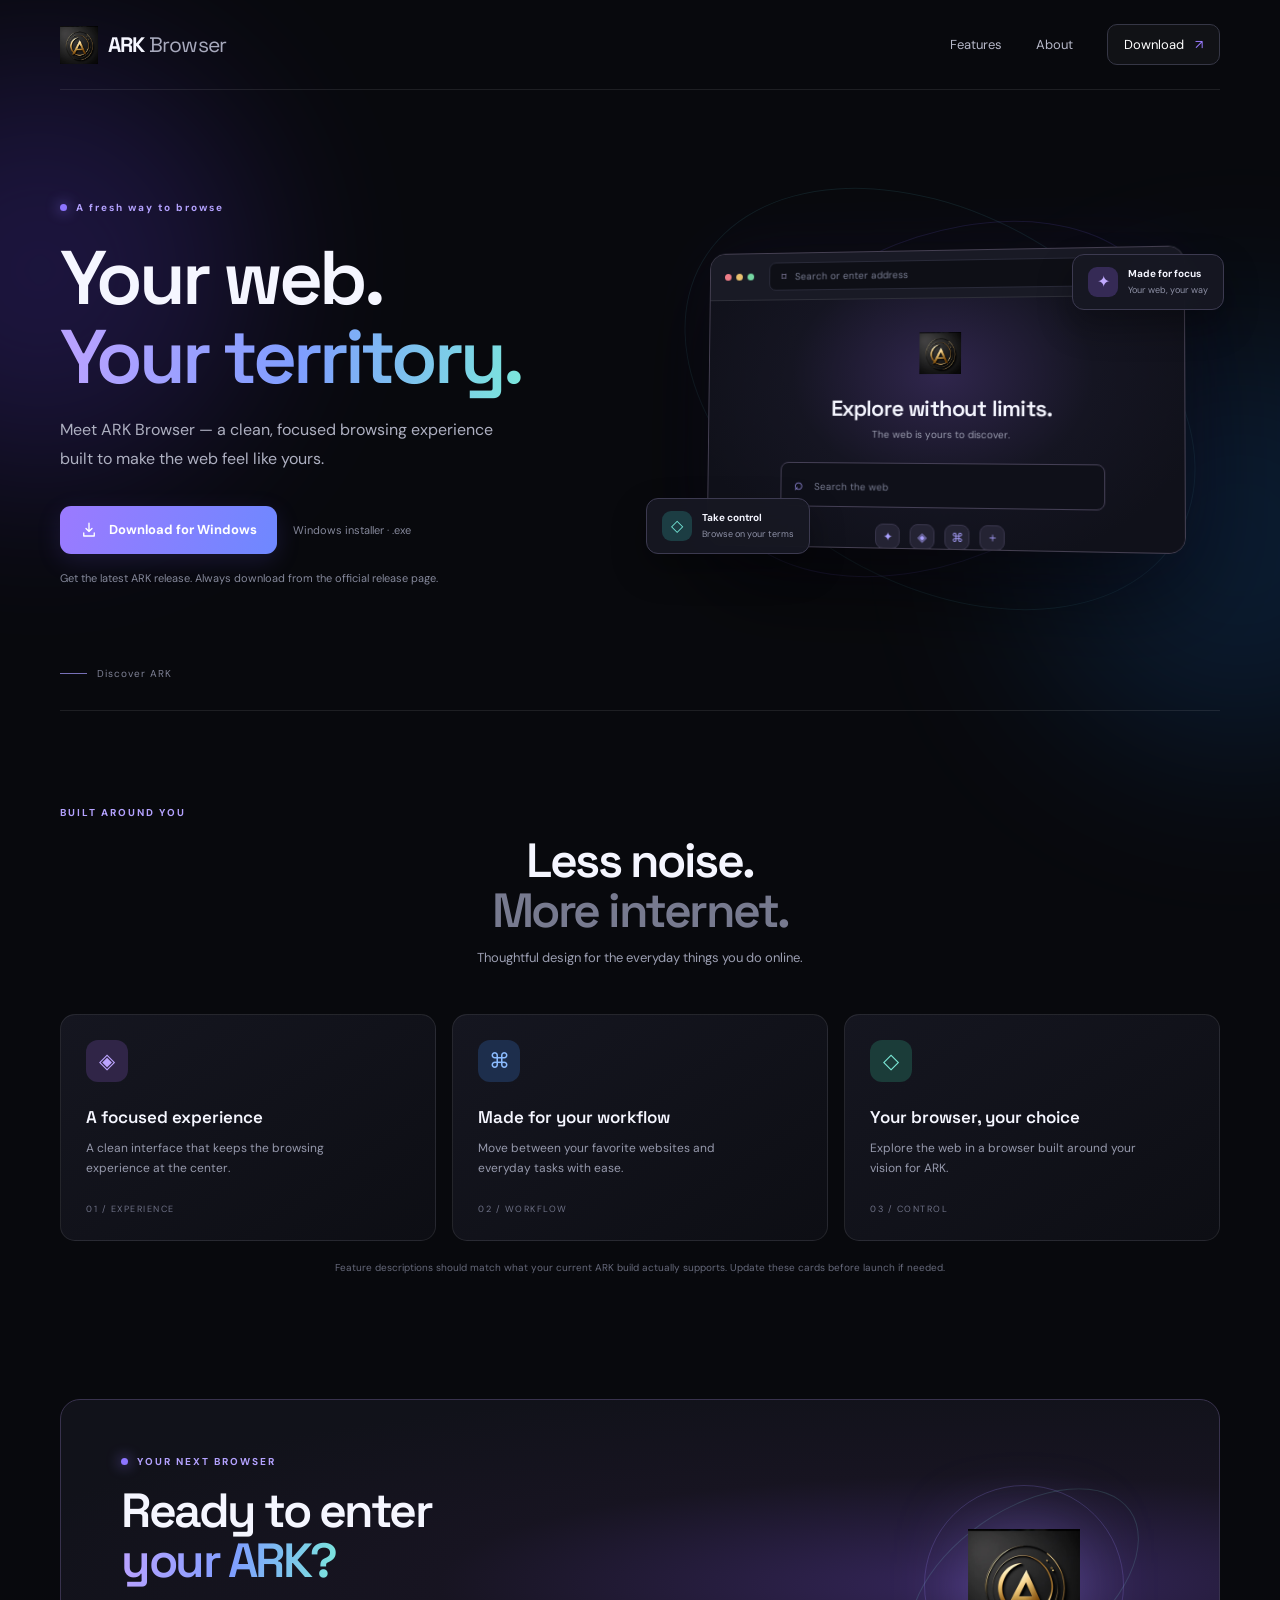
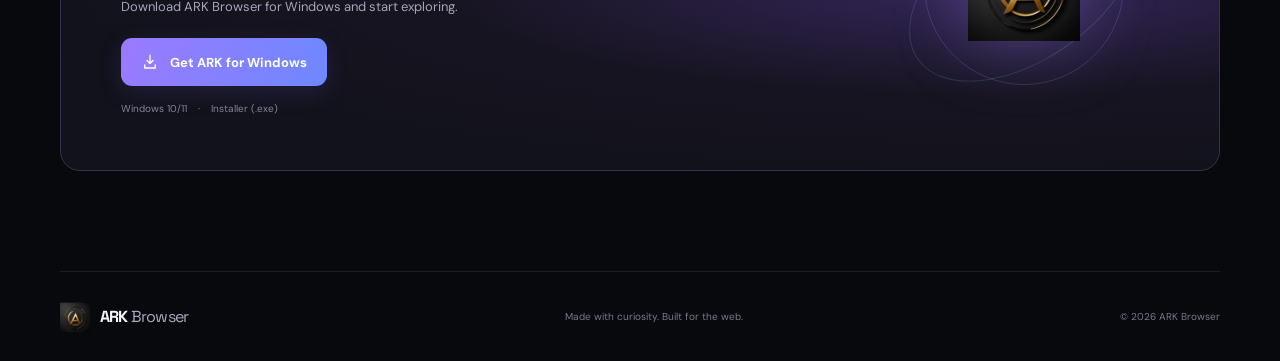
<file: index.html>
<!doctype html>
<html lang="en">
<head>
  <meta charset="utf-8">
  <meta name="viewport" content="width=device-width, initial-scale=1">
  <meta name="theme-color" content="#08090d">
  <meta name="description" content="Meet ARK Browser — a private, focused browsing experience built for your everyday web.">
  <title>ARK Browser — Browse beyond</title>
  <link rel="icon" href="assets/ark.ico" type="image/x-icon">
  <link rel="preconnect" href="https://fonts.googleapis.com">
  <link rel="preconnect" href="https://fonts.gstatic.com" crossorigin>
  <link href="https://fonts.googleapis.com/css2?family=DM+Sans:wght@400;500;600;700&family=Space+Grotesk:wght@400;500;600;700&display=swap" rel="stylesheet">
  <link rel="stylesheet" href="styles.css">
</head>
<body>
  <div class="ambient ambient-one"></div><div class="ambient ambient-two"></div>
  <header class="site-header wrap">
    <a class="brand" href="#" aria-label="ARK Browser home">
      <img src="assets/ark.ico" alt="" width="38" height="38">
      <span>ARK<span class="brand-light"> Browser</span></span>
    </a>
    <nav class="nav-links" aria-label="Main navigation">
      <a href="#features">Features</a><a href="#about">About</a>
      <a class="nav-download" href="#download">Download <span aria-hidden="true">↗</span></a>
    </nav>
    <button class="menu-toggle" aria-label="Toggle navigation" aria-expanded="false">☰</button>
  </header>

  <main>
    <section class="hero wrap">
      <div class="hero-copy">
        <div class="eyebrow"><span class="status-dot"></span> A fresh way to browse</div>
        <h1>Your web.<br><span class="gradient-text">Your territory.</span></h1>
        <p class="hero-subtitle">Meet ARK Browser — a clean, focused browsing experience built to make the web feel like yours.</p>
        <div class="hero-actions" id="download">
          <!-- Replace this URL with your actual GitHub Release asset URL before publishing. -->
          
<a class="button button-primary" id="download-button" href="https://github.com/sedhxaryu-arch/ark-browser/releases/latest/download/ARK.Setup.1.0.0.exe">
    <svg viewBox="0 0 24 24" aria-hidden="true"><path d="M12 3v11m0 0 4-4m-4 4-4-4M5 16v4h14v-4"></path></svg>
    Download for Windows
</a>

          <span class="platform-note">Windows installer <span aria-hidden="true">·</span> .exe</span>
        </div>
        <p class="release-note">Get the latest ARK release. Always download from the official release page.</p>
      </div>

      <div class="browser-art" aria-label="Illustration of the ARK browser window">
        <div class="orbit orbit-a"></div><div class="orbit orbit-b"></div>
        <div class="browser-window">
          <div class="window-top">
            <div class="window-dots"><i></i><i></i><i></i></div>
            <div class="address-bar"><span class="lock">⌑</span> Search or enter address</div>
            <span class="window-menu">···</span>
          </div>
          <div class="window-body">
            <div class="mini-mark"><img src="assets/ark.ico" alt=""></div>
            <div class="mock-title">Explore without limits.</div>
            <div class="mock-subtitle">The web is yours to discover.</div>
            <div class="mock-search"><span>⌕</span> Search the web</div>
            <div class="quick-links"><span>✦</span><span>◈</span><span>⌘</span><span>＋</span></div>
          </div>
        </div>
        <div class="floating-chip chip-top"><span class="chip-icon">✦</span><span><b>Made for focus</b><small>Your web, your way</small></span></div>
        <div class="floating-chip chip-bottom"><span class="chip-icon shield">◇</span><span><b>Take control</b><small>Browse on your terms</small></span></div>
      </div>
      <a class="scroll-cue" href="#features"><span></span> Discover ARK</a>
    </section>

    <section class="feature-section wrap" id="features">
      <div class="section-heading">
        <div class="eyebrow">BUILT AROUND YOU</div>
        <h2>Less noise.<br><span class="muted-heading">More internet.</span></h2>
        <p>Thoughtful design for the everyday things you do online.</p>
      </div>
      <div class="feature-grid">
        <article class="feature-card"><div class="feature-icon violet">◈</div><h3>A focused experience</h3><p>A clean interface that keeps the browsing experience at the center.</p><span class="card-index">01 / EXPERIENCE</span></article>
        <article class="feature-card"><div class="feature-icon blue">⌘</div><h3>Made for your workflow</h3><p>Move between your favorite websites and everyday tasks with ease.</p><span class="card-index">02 / WORKFLOW</span></article>
        <article class="feature-card"><div class="feature-icon mint">◇</div><h3>Your browser, your choice</h3><p>Explore the web in a browser built around your vision for ARK.</p><span class="card-index">03 / CONTROL</span></article>
      </div>
      <p class="feature-disclaimer">Feature descriptions should match what your current ARK build actually supports. Update these cards before launch if needed.</p>
    </section>

    <section class="download-section wrap" id="about">
      <div class="download-panel">
        <div class="download-copy">
          <div class="eyebrow"><span class="status-dot"></span> YOUR NEXT BROWSER</div>
          <h2>Ready to enter<br><span class="gradient-text">your ARK?</span></h2>
          <p>Download ARK Browser for Windows and start exploring.</p>
          <a class="button button-primary" href="https://github.com/sedhxaryu-arch/ark-browser/releases/latest/download/ARK.Setup.1.0.0.exe">
            <svg viewBox="0 0 24 24" aria-hidden="true"><path d="M12 3v11m0 0 4-4m-4 4-4-4M5 16v4h14v-4"/></svg>
            Get ARK for Windows
          </a>
          <div class="requirements">Windows 10/11 <span>·</span> Installer (.exe)</div>
        </div>
        <div class="download-symbol"><div class="symbol-ring ring-one"></div><div class="symbol-ring ring-two"></div><img src="assets/ark.ico" alt="ARK logo"></div>
      </div>
    </section>
  </main>

  <footer class="site-footer wrap">
    <a class="brand footer-brand" href="#"><img src="assets/ark.ico" alt="" width="30" height="30"><span>ARK<span class="brand-light"> Browser</span></span></a>
    <span class="footer-note">Made with curiosity. Built for the web.</span>
    <span class="copyright">© <span id="year"></span> ARK Browser</span>
  </footer>
  <script src="script.js"></script>
</body>
</html>
</file>
<file: styles.css>
:root{color-scheme:dark;--bg:#08090d;--panel:#11131b;--text:#f5f6ff;--muted:#9b9eb1;--line:rgba(255,255,255,.09);--purple:#9a7bff;--blue:#66a9ff;--mint:#70f0d0}
*{box-sizing:border-box}html{scroll-behavior:smooth;scroll-padding-top:90px}body{margin:0;background:var(--bg);color:var(--text);font-family:"DM Sans",sans-serif;overflow-x:hidden}a{color:inherit;text-decoration:none}.wrap{width:min(1160px,calc(100% - 48px));margin-inline:auto}.ambient{position:absolute;z-index:-1;pointer-events:none;filter:blur(90px);opacity:.2;border-radius:50%}.ambient-one{width:420px;height:420px;top:60px;left:-170px;background:#6e46ff}.ambient-two{width:420px;height:420px;top:330px;right:-170px;background:#1763bb}
.site-header{height:90px;display:flex;align-items:center;justify-content:space-between;border-bottom:1px solid var(--line)}.brand{display:flex;align-items:center;gap:10px;font:700 21px "Space Grotesk",sans-serif;letter-spacing:-.8px}.brand img{display:block}.brand-light{font-weight:400;color:#a8aabd}.nav-links{display:flex;align-items:center;gap:34px;font-size:13px;color:#b6b8c8}.nav-links a:hover{color:white}.nav-download{padding:11px 16px;border:1px solid #363746;border-radius:10px;color:white!important;background:rgba(255,255,255,.035)}.nav-download span{margin-left:8px;color:var(--purple)}.menu-toggle{display:none;background:none;color:white;border:0;font-size:24px}
.hero{position:relative;min-height:620px;padding:92px 0 95px;display:grid;grid-template-columns:1fr 1fr;align-items:center;gap:40px}.hero-copy{position:relative;z-index:2}.eyebrow{display:flex;align-items:center;gap:9px;color:#b4a2ff;font-size:10px;letter-spacing:2px;font-weight:700}.status-dot{width:7px;height:7px;border-radius:50%;background:#8d75ff;box-shadow:0 0 14px #8d75ff}.hero h1,.section-heading h2,.download-copy h2{font:600 clamp(48px,6vw,76px)/1.04 "Space Grotesk",sans-serif;letter-spacing:-4px;margin:24px 0 20px}.gradient-text{background:linear-gradient(100deg,#b7a2ff 5%,#7f9eff 52%,#7be7dc 100%);-webkit-background-clip:text;background-clip:text;color:transparent}.hero-subtitle{max-width:450px;font-size:16px;line-height:1.8;color:#aeb0c1;margin:0}.hero-actions{display:flex;align-items:center;gap:16px;flex-wrap:wrap;margin-top:32px}.button{display:inline-flex;align-items:center;justify-content:center;gap:11px;border-radius:11px;padding:15px 20px;font-weight:700;font-size:13px;transition:transform .2s,box-shadow .2s}.button:hover{transform:translateY(-2px);box-shadow:0 10px 35px #7259ff38}.button-primary{background:linear-gradient(110deg,#9b7aff,#6e88ff);color:#fff;box-shadow:0 7px 25px #7862ff26}.button svg{width:18px;height:18px;fill:none;stroke:currentColor;stroke-width:1.8;stroke-linecap:round;stroke-linejoin:round}.platform-note,.release-note{font-size:11px;color:#85889b}.release-note{margin-top:17px}
.browser-art{position:relative;height:400px;display:flex;align-items:center;justify-content:center;perspective:1000px}.browser-window{position:relative;z-index:1;width:min(480px,100%);height:300px;background:#11131b;border:1px solid #454052;border-radius:16px;box-shadow:0 35px 100px #000a,0 0 80px #765bff14;overflow:hidden;transform:rotateY(-7deg) rotateX(2deg)}.window-top{height:48px;background:#191a25;border-bottom:1px solid var(--line);display:flex;align-items:center;gap:16px;padding:0 15px}.window-dots{display:flex;gap:5px}.window-dots i{width:7px;height:7px;border-radius:50%;background:#55566a}.window-dots i:first-child{background:#ed7c87}.window-dots i:nth-child(2){background:#e9c16f}.window-dots i:nth-child(3){background:#75d6a2}.address-bar{flex:1;background:#0e0f16;border:1px solid #292a39;border-radius:7px;padding:7px 12px;color:#777b90;font-size:10px}.lock{margin-right:6px;color:#a8a0ca}.window-menu{color:#9da0b3}.window-body{height:252px;display:flex;flex-direction:column;align-items:center;padding:34px 24px;background:radial-gradient(ellipse at 50% 30%,#30264d 0%,#151522 45%,#10111a 80%)}.mini-mark img{width:42px;height:42px}.mock-title{font:600 22px "Space Grotesk";margin-top:15px;letter-spacing:-.8px}.mock-subtitle{font-size:10px;color:#9b9db0;margin-top:6px}.mock-search{margin-top:22px;width:76%;border:1px solid #454056;background:#0f1019;border-radius:8px;padding:11px 13px;color:#777b90;font-size:10px}.mock-search span{font-size:16px;margin-right:8px;color:#aaa0ff}.quick-links{display:flex;gap:10px;margin-top:16px}.quick-links span{width:25px;height:25px;border-radius:8px;background:#242333;border:1px solid #39364c;display:grid;place-items:center;color:#aaa1ff;font-size:12px}.orbit{position:absolute;border:1px solid #8272ff25;border-radius:50%;transform:rotate(-25deg)}.orbit-a{width:490px;height:320px}.orbit-b{width:550px;height:370px;transform:rotate(30deg);border-color:#61c8d91c}.floating-chip{position:absolute;z-index:2;display:flex;gap:10px;align-items:center;padding:12px 15px;border-radius:12px;background:#171823ed;border:1px solid #3c3a50;box-shadow:0 15px 35px #0005;backdrop-filter:blur(12px)}.chip-top{top:55px;right:-4px}.chip-bottom{bottom:45px;left:-14px}.chip-icon{width:30px;height:30px;border-radius:9px;display:grid;place-items:center;background:#352a55;color:#c1aaff}.chip-icon.shield{background:#1c3d43;color:#75e9d9}.floating-chip b,.floating-chip small{display:block}.floating-chip b{font-size:10px}.floating-chip small{font-size:9px;color:#8f92a7;margin-top:4px}.scroll-cue{position:absolute;bottom:30px;left:0;display:flex;align-items:center;gap:10px;color:#7e8195;font-size:10px;letter-spacing:1px}.scroll-cue span{display:block;width:27px;height:1px;background:#7770b7}
.feature-section{padding:95px 0 90px;border-top:1px solid var(--line)}.section-heading{text-align:center}.section-heading h2{font-size:48px;letter-spacing:-2.5px;margin:17px 0 12px}.muted-heading{color:#777a8f}.section-heading p{color:var(--muted);font-size:13px}.feature-grid{display:grid;grid-template-columns:repeat(3,1fr);gap:16px;margin-top:48px}.feature-card{min-height:225px;border:1px solid var(--line);background:linear-gradient(145deg,#151620,#0d0e14);border-radius:15px;padding:25px;position:relative;overflow:hidden;transition:transform .2s,border-color .2s}.feature-card:hover{transform:translateY(-4px);border-color:#6e6398}.feature-icon{width:42px;height:42px;display:grid;place-items:center;border-radius:12px;font-size:21px;margin-bottom:24px}.violet{background:#302547;color:#bca4ff}.blue{background:#1d2e4c;color:#8cbcff}.mint{background:#1b3c39;color:#7be7d5}.feature-card h3{font:600 17px "Space Grotesk";margin:0 0 10px}.feature-card p{font-size:12px;line-height:1.7;color:#9699ac;margin:0;max-width:280px}.card-index{display:block;margin-top:24px;color:#6e7186;font-size:9px;letter-spacing:1.5px}.feature-disclaimer{text-align:center;color:#66697b;font-size:10px;margin-top:20px}
.download-section{padding:25px 0 100px}.download-panel{position:relative;min-height:340px;border:1px solid #38324d;border-radius:20px;overflow:hidden;background:radial-gradient(ellipse at 80% 50%,#35265b 0%,#171421 42%,#11121a 78%);padding:55px 60px;display:flex;align-items:center;justify-content:space-between}.download-copy{position:relative;z-index:1}.download-copy h2{font-size:48px;letter-spacing:-2.5px;margin:18px 0 12px}.download-copy p{font-size:13px;color:#a5a5b8;margin-bottom:23px}.requirements{margin-top:16px;color:#82859a;font-size:10px}.requirements span{margin:0 8px}.download-symbol{width:270px;height:240px;position:relative;display:grid;place-items:center}.download-symbol img{width:112px;height:112px;filter:drop-shadow(0 0 35px #a18aff55);position:relative;z-index:1}.symbol-ring{position:absolute;border:1px solid #9d8aff36;border-radius:50%;width:200px;height:200px}.ring-two{width:260px;height:150px;transform:rotate(-35deg);border-color:#7de6dc26}
.site-footer{min-height:90px;border-top:1px solid var(--line);display:flex;align-items:center;justify-content:space-between;gap:20px}.footer-brand{font-size:16px}.footer-note,.copyright{color:#777a8e;font-size:10px}
@media(max-width:850px){.hero{grid-template-columns:1fr;padding-top:70px;gap:15px}.hero-copy{text-align:center}.hero-copy .eyebrow,.hero-actions{justify-content:center}.hero-subtitle{margin-inline:auto}.browser-art{height:370px;max-width:580px;width:100%;margin:auto}.scroll-cue{bottom:15px}.chip-top{right:0}.chip-bottom{left:0}.download-panel{padding:42px}.download-symbol{width:200px}.feature-card{padding:20px}}
@media(max-width:620px){.wrap{width:calc(100% - 32px)}.site-header{height:74px}.nav-links{display:none;position:absolute;top:74px;left:16px;right:16px;z-index:10;background:#151620;border:1px solid var(--line);border-radius:12px;padding:18px;flex-direction:column;align-items:stretch;gap:18px}.nav-links.open{display:flex}.menu-toggle{display:block}.hero{padding-top:58px;min-height:auto;padding-bottom:80px}.hero h1{font-size:54px;letter-spacing:-3px}.hero-subtitle{font-size:14px}.hero-actions{flex-direction:column;gap:12px}.browser-art{height:320px;margin-top:20px}.browser-window{height:265px}.window-body{height:217px;padding-top:25px}.mock-title{font-size:18px}.chip-top{top:10px;right:-2px}.chip-bottom{bottom:10px;left:-2px}.floating-chip{padding:8px 10px}.chip-icon{width:25px;height:25px}.orbit-a{width:340px;height:260px}.orbit-b{width:360px;height:290px}.feature-section{padding:65px 0}.section-heading h2{font-size:40px}.feature-grid{grid-template-columns:1fr;margin-top:30px}.feature-card{min-height:190px}.feature-icon{margin-bottom:17px}.download-section{padding-bottom:55px}.download-panel{padding:35px 25px;min-height:360px}.download-copy h2{font-size:42px}.download-symbol{position:absolute;right:-65px;bottom:-70px;opacity:.4}.download-copy{max-width:100%}.site-footer{padding:24px 0;flex-wrap:wrap;justify-content:center;text-align:center}.footer-brand{width:100%;justify-content:center}.footer-note,.copyright{width:100%}}
</file>
